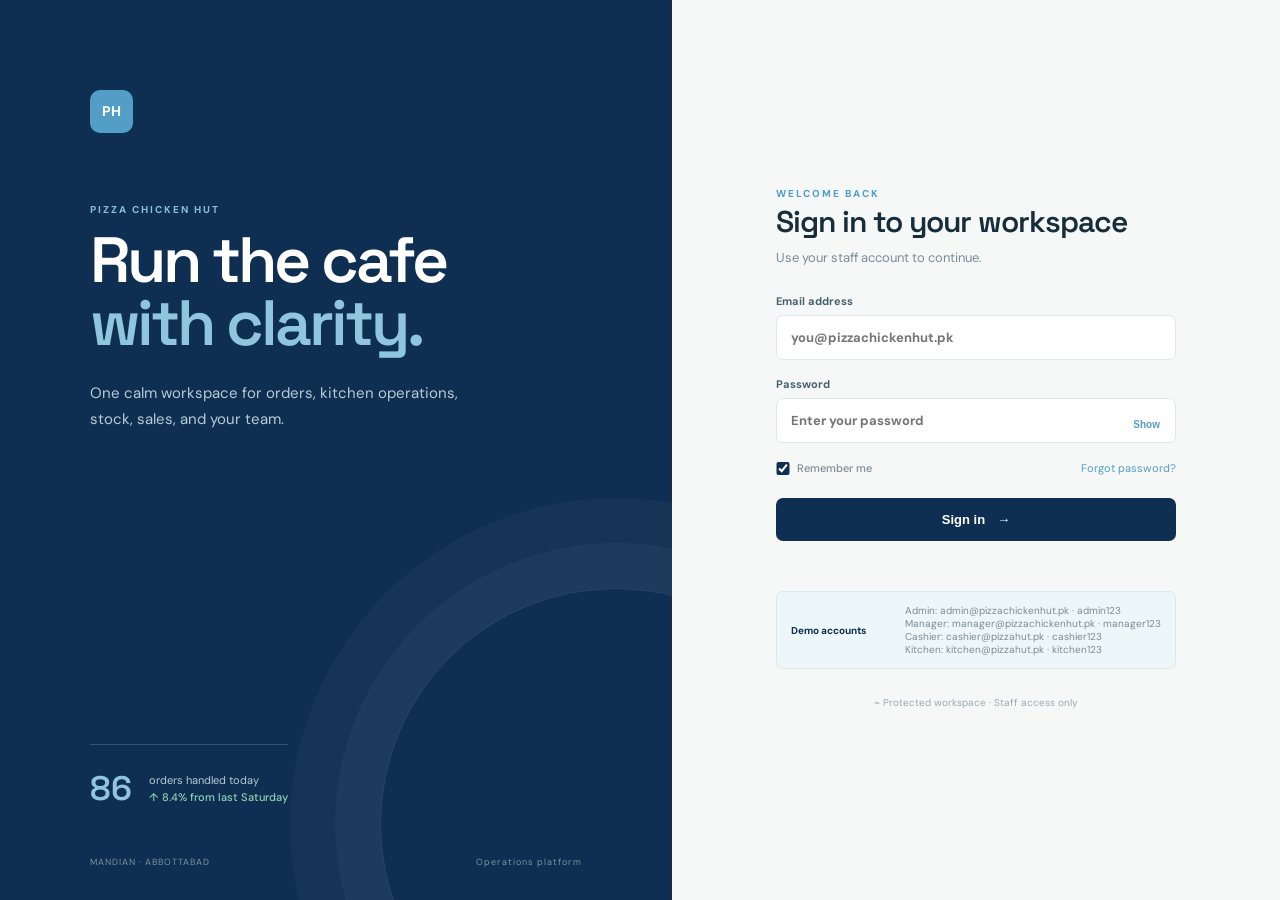
<file: index.html>
<!doctype html>
<html lang="en"><head><meta charset="UTF-8"><meta name="viewport" content="width=device-width,initial-scale=1"><title>Pizza Chicken Hut — Operations</title><link rel="preconnect" href="https://fonts.googleapis.com"><link rel="preconnect" href="https://fonts.gstatic.com" crossorigin><link href="https://fonts.googleapis.com/css2?family=DM+Sans:wght@400;500;600;700&family=Space+Grotesk:wght@500;600;700&display=swap" rel="stylesheet"><link rel="stylesheet" href="style.css?v=6"><script src="auth.js"></script></head>
<body><div class="app-shell">
<aside class="sidebar"><div class="dash-brand"><span>PH</span><div><b>Pizza Chicken Hut</b><small>Operations</small></div></div><div class="branch"><small>ACTIVE LOCATION</small><strong>Mandian · Abbottabad</strong><i>● Open</i></div><nav><p>WORKSPACE</p><a class="active" href="#overview" data-view="overview"><span>▦</span>Overview</a><a href="#orders" data-view="orders"><span>≡</span>Orders <em>8</em></a><a href="#menu" data-view="menu"><span>◫</span>Menu & deals</a><a href="#inventory" data-view="inventory"><span>◒</span>Inventory</a><a href="#kitchen" data-view="kitchen"><span>▤</span>Kitchen screen</a><a href="#pos" data-view="pos"><span>▣</span>POS checkout</a><a href="#tables" data-view="tables"><span>▦</span>Tables & reservations</a><p>BUSINESS</p><a href="#customers" data-view="customers"><span>◎</span>Customers</a><a href="#delivery" data-view="delivery"><span>↗</span>Delivery</a><a href="#staff" data-view="staff"><span>♙</span>Staff & permissions</a><a href="#reports" data-view="reports"><span>⌁</span>Reports</a><a href="#invoices" data-view="invoices"><span>▤</span>Invoices</a><a href="#shifts" data-view="shifts"><span>◷</span>Staff shifts</a><a href="#activity" data-view="activity"><span>◌</span>Activity log</a><a href="#suppliers" data-view="suppliers"><span>⌂</span>Suppliers</a><a href="#expenses" data-view="expenses"><span>₨</span>Expenses</a><a href="#loyalty" data-view="loyalty"><span>✦</span>Loyalty</a><a href="#analytics" data-view="analytics"><span>⌁</span>Advanced analytics</a><a href="#settings" data-view="settings"><span>⚙</span>Settings</a></nav><div class="sidebar-bottom"><div class="user-avatar">AK</div><div><b>Admin account</b><small>Owner access</small></div><button>···</button></div></aside>
<main class="main"><header class="dash-header"><div><button class="mobile-menu">☰</button><span class="date-label">SATURDAY, 04 OCTOBER 2026</span><h1>Good evening, Admin <span>✦</span></h1><p>Here is what is happening at the cafe today.</p></div><div class="header-actions"><button class="icon-btn">⌕</button><button class="icon-btn notification">♢<i></i></button><button class="profile">AK <span>⌄</span></button></div></header>
<section class="metric-grid" id="overview"><article class="metric primary"><div class="metric-top"><span>Today's revenue</span><b>↗ 12.8%</b></div><strong>Rs. 48,650</strong><small>Compared with Rs. 43,120 last Saturday</small><div class="sparkline"><i></i><i></i><i></i><i></i><i></i><i></i><i></i><i></i><i></i><i></i><i></i><i></i></div></article><article class="metric"><div class="metric-top"><span>Orders today</span><b class="green">↗ 8.4%</b></div><strong>86</strong><small>12 orders currently in progress</small><div class="metric-icon red">≡</div></article><article class="metric"><div class="metric-top"><span>Average order</span><b class="green">↗ 4.1%</b></div><strong>Rs. 566</strong><small>Best: Family Feast · Rs. 1,750</small><div class="metric-icon yellow">↗</div></article><article class="metric"><div class="metric-top"><span>Low stock items</span><b class="warning">Needs attention</b></div><strong>05</strong><small>Ingredients running below minimum</small><div class="metric-icon brown">!</div></article></section><section class="quick-actions"><div class="quick-heading"><span class="section-label">QUICK ACTIONS</span><small>Keep the floor moving</small></div><button data-go="pos" data-toast="POS checkout opened"><b>＋</b><span>New order<small>Walk-in or delivery</small></span></button><button data-go="pos" data-toast="POS checkout opened"><b>▣</b><span>Open POS<small>Counter checkout</small></span></button><button data-go="kitchen" data-toast="Kitchen screen opened"><b>▤</b><span>Kitchen view<small>Live preparation</small></span></button><button data-go="inventory" data-toast="Stock entry opened"><b>＋</b><span>Add stock<small>Update inventory</small></span></button><button data-go="tables" data-toast="Reservation form opened"><b>▦</b><span>Reservation<small>Book a table</small></span></button></section><section class="dashboard-grid"><article class="panel sales-panel"><div class="panel-heading"><div><span class="section-label">PERFORMANCE</span><h2>Revenue overview</h2></div><select><option>Last 7 days</option><option>Last 30 days</option></select></div><div class="chart"><div class="y-axis"><span>60k</span><span>40k</span><span>20k</span><span>0</span></div><div class="chart-area"><div class="gridline"></div><div class="gridline"></div><div class="gridline"></div><div class="gridline"></div><div class="bars"><div><i style="height:44%"></i><small>Mon</small></div><div><i style="height:62%"></i><small>Tue</small></div><div><i style="height:53%"></i><small>Wed</small></div><div><i style="height:71%"></i><small>Thu</small></div><div><i style="height:58%"></i><small>Fri</small></div><div><i class="today" style="height:87%"></i><small>Sat</small></div><div><i style="height:20%"></i><small>Sun</small></div></div></div></div><div class="chart-legend"><span><i class="legend-dot"></i>Revenue</span><b>Rs. 48,650 <small>today</small></b></div></article>
<article class="panel orders-panel" id="orders"><div class="panel-heading"><div><span class="section-label">LIVE QUEUE</span><h2>Recent orders <em>8 new</em></h2></div><a href="#orders">View all →</a></div><div class="order-list"><div class="order-row"><div class="order-id"><b>#1048</b><small>2 min ago · Delivery</small></div><div class="order-customer"><b>Hassan Ali</b><small>2 items · 1,750</small></div><span class="status preparing">Preparing</span><button>···</button></div><div class="order-row"><div class="order-id"><b>#1047</b><small>8 min ago · Pickup</small></div><div class="order-customer"><b>Maryam K.</b><small>4 items · 2,380</small></div><span class="status ready">Ready</span><button>···</button></div><div class="order-row"><div class="order-id"><b>#1046</b><small>12 min ago · Delivery</small></div><div class="order-customer"><b>Bilal Ahmed</b><small>3 items · 1,080</small></div><span class="status new">New</span><button>···</button></div><div class="order-row"><div class="order-id"><b>#1045</b><small>18 min ago · Pickup</small></div><div class="order-customer"><b>Fatima Noor</b><small>1 item · 650</small></div><span class="status completed">Completed</span><button>···</button></div></div></article>
<article class="panel popular-panel" id="menu"><div class="panel-heading"><div><span class="section-label">MENU INSIGHT</span><h2>Popular items</h2></div><a href="#menu">Manage menu →</a></div><div class="popular-list"><div class="popular-item"><span class="rank">01</span><div class="mini-food pizza">PZ</div><div><b>Family Feast</b><small>42 sold this week</small></div><strong>Rs. 73,500</strong></div><div class="popular-item"><span class="rank">02</span><div class="mini-food burger">BG</div><div><b>Zinger Party</b><small>31 sold this week</small></div><strong>Rs. 54,250</strong></div><div class="popular-item"><span class="rank">03</span><div class="mini-food chicken">CH</div><div><b>Pizza & Chicken</b><small>24 sold this week</small></div><strong>Rs. 67,200</strong></div></div></article>
<article class="panel stock-panel" id="inventory"><div class="panel-heading"><div><span class="section-label">INVENTORY</span><h2>Stock attention</h2></div><a href="#inventory">View inventory →</a></div><div class="stock-list"><div><div><b>Chicken fillet</b><small>Only 4.5 kg left</small></div><span><i style="width:22%"></i></span><strong>22%</strong></div><div><div><b>Mozzarella cheese</b><small>Only 6 kg left</small></div><span><i style="width:35%"></i></span><strong>35%</strong></div><div><div><b>Pizza flour</b><small>18 kg remaining</small></div><span><i class="safe" style="width:68%"></i></span><strong>68%</strong></div><div><div><b>500ml cold drinks</b><small>24 bottles left</small></div><span><i style="width:29%"></i></span><strong>29%</strong></div></div><button class="outline-btn">+ Create purchase order</button></article></section>
<section class="module-views">
 <div class="module-view" data-view="orders"><div class="module-head"><div><span class="section-label">ORDER MANAGEMENT</span><h2>All orders</h2></div><button class="primary-btn" data-toast="New order workspace opened">+ New order</button></div><div class="toolbar"><input class="table-search" placeholder="Search order or customer"><select><option>All statuses</option><option>New</option><option>Preparing</option><option>Ready</option><option>Completed</option></select><select><option>Today</option><option>This week</option></select></div><div class="data-table"><div class="table-row table-head"><b>Order</b><b>Customer</b><b>Channel</b><b>Total</b><b>Status</b><b>Action</b></div><div class="table-row"><b>#1048</b><span>Hassan Ali</span><span>Delivery</span><span>Rs. 1,750</span><span class="status preparing">Preparing</span><button class="row-action" data-toast="Order #1048 marked ready">Mark ready</button></div><div class="table-row"><b>#1047</b><span>Maryam K.</span><span>Pickup</span><span>Rs. 2,380</span><span class="status ready">Ready</span><button class="row-action" data-toast="Order #1047 completed">Complete</button></div><div class="table-row"><b>#1046</b><span>Bilal Ahmed</span><span>Delivery</span><span>Rs. 1,080</span><span class="status new">New</span><button class="row-action" data-toast="Order #1046 accepted">Accept</button></div><div class="table-row"><b>#1045</b><span>Fatima Noor</span><span>Pickup</span><span>Rs. 650</span><span class="status completed">Completed</span><button class="row-action" data-toast="Order receipt opened">Receipt</button></div></div></div>
 <div class="module-view" data-view="menu"><div class="module-head"><div><span class="section-label">CATALOGUE</span><h2>Menu & deals</h2></div><button class="primary-btn" data-toast="Product editor opened">+ Add item</button></div><div class="product-grid"><div class="product-card"><div class="product-mark pizza">PZ</div><div><b>Family Feast</b><small>Deal · Rs. 1,750</small></div><button data-toast="Family Feast editor opened">•••</button></div><div class="product-card"><div class="product-mark burger">BG</div><div><b>Zinger Party</b><small>Deal · Rs. 1,750</small></div><button data-toast="Zinger Party editor opened">•••</button></div><div class="product-card"><div class="product-mark chicken">CH</div><div><b>Chicken Shawarma</b><small>Chicken · Rs. 300</small></div><button data-toast="Chicken Shawarma editor opened">•••</button></div><div class="product-card"><div class="product-mark drink">DR</div><div><b>Cold Drink 500ml</b><small>Drinks · Rs. 120</small></div><button data-toast="Drink editor opened">•••</button></div></div></div>
 <div class="module-view" data-view="inventory"><div class="module-head"><div><span class="section-label">STOCK CONTROL</span><h2>Inventory</h2></div><button class="primary-btn" data-toast="Purchase order created">+ Purchase order</button></div><div class="inventory-table"><div class="table-row table-head"><b>Ingredient</b><b>Current stock</b><b>Minimum</b><b>Unit cost</b><b>Health</b></div><div class="table-row"><b>Chicken fillet</b><span>4.5 kg</span><span>10 kg</span><span>Rs. 780/kg</span><span class="stock-low">Low stock</span></div><div class="table-row"><b>Mozzarella cheese</b><span>6 kg</span><span>12 kg</span><span>Rs. 1,650/kg</span><span class="stock-low">Low stock</span></div><div class="table-row"><b>Pizza flour</b><span>18 kg</span><span>10 kg</span><span>Rs. 220/kg</span><span class="stock-good">Healthy</span></div></div></div>
 <div class="module-view" data-view="customers"><div class="module-head"><div><span class="section-label">RELATIONSHIPS</span><h2>Customers</h2></div><button class="primary-btn" data-toast="Customer form opened">+ Add customer</button></div><div class="customer-cards"><div><b>1,284</b><small>Total customers</small></div><div><b>326</b><small>Repeat customers</small></div><div><b>Rs. 4.2k</b><small>Average lifetime value</small></div></div><div class="data-table"><div class="table-row table-head"><b>Customer</b><b>Phone</b><b>Orders</b><b>Last order</b><b>Segment</b></div><div class="table-row"><b>Hassan Ali</b><span>03xx-8047809</span><span>18</span><span>Today</span><span class="customer-tag">Regular</span></div><div class="table-row"><b>Maryam Khan</b><span>03xx-413127</span><span>12</span><span>Today</span><span class="customer-tag">VIP</span></div></div></div>
 <div class="module-view" data-view="reports"><div class="module-head"><div><span class="section-label">BUSINESS INTELLIGENCE</span><h2>Reports</h2></div><button class="outline-btn" data-toast="Report exported successfully">Export report</button></div><div class="report-cards"><div><small>Gross sales</small><b>Rs. 312,480</b><span>+12.8% this month</span></div><div><small>Orders completed</small><b>542</b><span>+8.4% this month</span></div><div><small>Food cost</small><b>31.4%</b><span>Within target range</span></div><div><small>Customer rating</small><b>4.8 / 5</b><span>From 286 reviews</span></div></div></div>
 <div class="module-view" data-view="invoices"><div class="module-head"><div><span class="section-label">PAYMENTS & DOCUMENTS</span><h2>Invoices & receipts</h2></div><button class="primary-btn" data-toast="Invoice creator opened">+ Create invoice</button></div><div class="report-cards"><div><small>Paid today</small><b>Rs. 45,920</b><span>79 transactions</span></div><div><small>Cash</small><b>Rs. 28,450</b><span>62% of payments</span></div><div><small>Digital wallets</small><b>Rs. 11,600</b><span>JazzCash & Easypaisa</span></div><div><small>Pending</small><b>Rs. 2,730</b><span>5 unpaid orders</span></div></div><div class="data-table"><div class="table-row table-head"><b>Invoice</b><b>Order</b><b>Customer</b><b>Payment</b><b>Total</b><b>Action</b></div><div class="table-row"><b>INV-1048</b><span>#1048</span><span>Hassan Ali</span><span class="stock-good">Paid</span><span>Rs. 1,750</span><button class="row-action" data-toast="Receipt preview opened">View receipt</button></div><div class="table-row"><b>INV-1046</b><span>#1046</span><span>Bilal Ahmed</span><span class="stock-low">Pending</span><span>Rs. 1,080</span><button class="row-action" data-toast="Payment reminder sent">Remind</button></div></div></div>
 <div class="module-view" data-view="shifts"><div class="module-head"><div><span class="section-label">TEAM OPERATIONS</span><h2>Staff shifts & attendance</h2></div><button class="primary-btn" data-toast="New shift created">+ Schedule shift</button></div><div class="customer-cards"><div><b>07</b><small>Staff clocked in</small></div><div><b>02</b><small>Late arrivals</small></div><div><b>11:30 PM</b><small>Next closing shift</small></div></div><div class="data-table"><div class="table-row table-head"><b>Staff member</b><b>Role</b><b>Shift</b><b>Clock in</b><b>Clock out</b><b>Status</b></div><div class="table-row"><b>Saad Iqbal</b><span>Manager</span><span>12 PM — 10 PM</span><span>11:58 AM</span><span>—</span><span class="stock-good">Working</span></div><div class="table-row"><b>Hina Noor</b><span>Cashier</span><span>2 PM — 11 PM</span><span>1:57 PM</span><span>—</span><span class="stock-good">Working</span></div><div class="table-row"><b>Usman Raza</b><span>Kitchen</span><span>4 PM — 12 AM</span><span>4:12 PM</span><span>—</span><span class="stock-low">Late</span></div></div></div>
 <div class="module-view" data-view="activity"><div class="module-head"><div><span class="section-label">CONTROL & SECURITY</span><h2>Activity log</h2></div><button class="outline-btn" data-toast="Activity log exported">Export log</button></div><div class="activity-list"><div><i>AK</i><span><b>Ahmed Khan</b> changed the price of Family Feast<small>Today, 2:42 PM · Menu management</small></span></div><div><i>SI</i><span><b>Saad Iqbal</b> accepted order #1046<small>Today, 2:38 PM · Order management</small></span></div><div><i>HN</i><span><b>Hina Noor</b> completed payment for #1045<small>Today, 2:26 PM · POS checkout</small></span></div><div><i>UR</i><span><b>Usman Raza</b> marked mozzarella cheese as low stock<small>Today, 2:10 PM · Inventory</small></span></div></div></div>
 <div class="module-view" data-view="settings"><div class="module-head"><div><span class="section-label">CONTROL CENTRE</span><h2>Settings</h2></div><button class="primary-btn" data-toast="Settings saved">Save changes</button></div><div class="settings-form"><label>Business name<input value="Pizza Chicken Hut Cafe"></label><label>Branch location<input value="Mandian, Jinnah Road, Abbottabad"></label><label>Opening hours<input value="12:00 PM — 11:30 PM"></label><label>Minimum delivery order<input value="Rs. 1,000"></label></div></div>
 <div class="module-view" data-view="kitchen"><div class="module-head"><div><span class="section-label">KITCHEN DISPLAY</span><h2>Kitchen workflow</h2></div><span class="live-pill">● Live · 4 active</span></div><div class="kitchen-columns"><div><h3>New <em>2</em></h3><div class="ticket"><b>#1046 · Bilal Ahmed</b><small>12:32 PM · Delivery</small><strong>2× Zinger Burger<br>1× Medium Pizza</strong><button class="primary-btn" data-toast="Order accepted and moved to preparing">Accept order</button></div></div><div><h3>Preparing <em>2</em></h3><div class="ticket warm"><b>#1048 · Hassan Ali</b><small>12:28 PM · Delivery</small><strong>3× Small Pizza<br>1× 1L Drink</strong><button class="primary-btn" data-toast="Order marked ready">Mark ready</button></div></div><div><h3>Ready <em>1</em></h3><div class="ticket done"><b>#1047 · Maryam K.</b><small>Pickup · Counter 02</small><strong>Family Feast Deal</strong><button class="outline-btn" data-toast="Order handed to customer">Complete order</button></div></div></div></div>
 <div class="module-view" data-view="pos"><div class="module-head"><div><span class="section-label">POINT OF SALE</span><h2>Counter checkout</h2></div><span class="live-pill">Register 01 · Open</span></div><div class="pos-layout"><div class="pos-products"><div class="pos-tabs"><button class="active">Popular</button><button>Pizza</button><button>Chicken</button><button>Deals</button></div><div class="pos-grid"><button data-toast="Family Feast added"><b>PZ</b><span>Family Feast</span><small>Rs. 1,750</small></button><button data-toast="Zinger Party added"><b>BG</b><span>Zinger Party</span><small>Rs. 1,750</small></button><button data-toast="Medium Pizza added"><b>PZ</b><span>Medium Pizza</span><small>Rs. 1,080</small></button><button data-toast="Zinger Burger added"><b>BG</b><span>Zinger Burger</span><small>Rs. 450</small></button></div></div><div class="pos-cart"><span class="section-label">CURRENT SALE</span><h3>Walk-in customer</h3><div class="sale-line"><span>1 × Family Feast</span><b>Rs. 1,750</b></div><div class="sale-line"><span>1 × Cold Drink</span><b>Rs. 120</b></div><div class="sale-total"><span>Total</span><b>Rs. 1,870</b></div><button class="primary-btn" data-toast="Payment screen opened">Take payment · Rs. 1,870</button></div></div></div>
 <div class="module-view" data-view="tables"><div class="module-head"><div><span class="section-label">FLOOR MANAGEMENT</span><h2>Tables & reservations</h2></div><button class="primary-btn" data-toast="Reservation form opened">+ New reservation</button></div><div class="floor-summary"><span><i class="table-dot available"></i>Available · 06</span><span><i class="table-dot occupied"></i>Occupied · 04</span><span><i class="table-dot reserved"></i>Reserved · 02</span></div><div class="table-map"><div class="dining-table available"><b>T01</b><small>2 seats</small></div><div class="dining-table occupied"><b>T02</b><small>4 seats · 2 guests</small></div><div class="dining-table available"><b>T03</b><small>4 seats</small></div><div class="dining-table reserved"><b>T04</b><small>7:30 PM · Khan</small></div><div class="dining-table occupied"><b>T05</b><small>6 seats · 4 guests</small></div><div class="dining-table available"><b>T06</b><small>2 seats</small></div></div><div class="reservation-list"><b>Today's reservations</b><span>7:30 PM · Khan family · 4 guests · T04</span><span>8:15 PM · Ahmed group · 6 guests · T06</span></div></div>
 <div class="module-view" data-view="delivery"><div class="module-head"><div><span class="section-label">LAST-MILE OPERATIONS</span><h2>Delivery management</h2></div><button class="primary-btn" data-toast="Delivery assignment opened">Assign rider</button></div><div class="delivery-summary"><div><b>06</b><small>Out for delivery</small></div><div><b>03</b><small>Awaiting rider</small></div><div><b>28 min</b><small>Average delivery</small></div></div><div class="data-table"><div class="table-row table-head"><b>Order</b><b>Address</b><b>Rider</b><b>ETA</b><b>Status</b></div><div class="table-row"><b>#1048</b><span>Jinnah Road</span><span>Usman R.</span><span>18 min</span><span class="status preparing">On route</span></div><div class="table-row"><b>#1046</b><span>Supply Bazaar</span><span>Unassigned</span><span>—</span><span class="status new">Assign rider</span></div></div></div>
 <div class="module-view" data-view="staff"><div class="module-head"><div><span class="section-label">ACCESS CONTROL</span><h2>Staff & permissions</h2></div><button class="primary-btn" data-toast="Staff invitation created">+ Invite staff</button></div><div class="data-table"><div class="table-row table-head"><b>Team member</b><b>Role</b><b>Last active</b><b>Access</b><b>Status</b></div><div class="table-row"><b>Ahmed Khan</b><span>Owner</span><span>Just now</span><span>Everything</span><span class="stock-good">Active</span></div><div class="table-row"><b>Saad Iqbal</b><span>Manager</span><span>5 min ago</span><span>Orders, inventory</span><span class="stock-good">Active</span></div><div class="table-row"><b>Hina Noor</b><span>Cashier</span><span>12 min ago</span><span>POS only</span><span class="stock-good">Active</span></div></div></div>
 <div class="module-view" data-view="suppliers"><div class="module-head"><div><span class="section-label">PROCUREMENT</span><h2>Suppliers</h2></div><button class="primary-btn" data-toast="Supplier form opened">+ Add supplier</button></div><div class="supplier-grid"><div><b>Abbottabad Fresh Foods</b><small>Chicken · Active order Rs. 18,400</small><span>Next delivery: Tomorrow</span></div><div><b>Cheese & Flour Traders</b><small>Flour, cheese · Active order Rs. 12,650</small><span>Next delivery: Monday</span></div></div></div>
 <div class="module-view" data-view="expenses"><div class="module-head"><div><span class="section-label">FINANCE CONTROL</span><h2>Expenses</h2></div><button class="primary-btn" data-toast="Expense form opened">+ Record expense</button></div><div class="report-cards"><div><small>This month</small><b>Rs. 86,240</b><span>All expenses</span></div><div><small>Food supplies</small><b>Rs. 61,500</b><span>71% of total</span></div><div><small>Utilities</small><b>Rs. 12,600</b><span>Electricity & gas</span></div><div><small>Other</small><b>Rs. 12,140</b><span>Transport & repairs</span></div></div></div>
 <div class="module-view" data-view="loyalty"><div class="module-head"><div><span class="section-label">CUSTOMER RETENTION</span><h2>Loyalty programme</h2></div><button class="primary-btn" data-toast="Loyalty reward created">+ Create reward</button></div><div class="customer-cards"><div><b>326</b><small>Active members</small></div><div><b>4,820</b><small>Points redeemed</small></div><div><b>18%</b><small>Repeat-order uplift</small></div></div><div class="loyalty-box"><b>Current reward rule</b><span>Earn 1 point for every Rs. 100 spent · 100 points = Rs. 100 off</span><button class="outline-btn" data-toast="Reward rule editor opened">Edit rule</button></div></div>
 <div class="module-view" data-view="analytics"><div class="module-head"><div><span class="section-label">DECISION SUPPORT</span><h2>Advanced analytics</h2></div><select><option>October 2026</option><option>September 2026</option></select></div><div class="report-cards"><div><small>Peak ordering hour</small><b>8:00 PM</b><span>24% of daily orders</span></div><div><small>Best channel</small><b>Phone</b><span>42% of orders</span></div><div><small>Best category</small><b>Deals</b><span>Rs. 142,800 revenue</span></div><div><small>Repeat rate</small><b>38.6%</b><span>+5.2% vs last month</span></div></div><div class="insight-box"><b>Business insight</b><span>Deal orders perform strongest on Friday and Saturday evenings. Consider a weekend family promotion between 6 PM and 9 PM.</span></div></div>
</section>
</main></div><div class="toast" id="toast"></div><script src="app.js?v=6"></script></body></html>
</file>
<file: style.css>
:root{--ink:#241916;--brown:#4a251c;--muted:#877870;--cream:#f8f6f2;--paper:#fff;--line:#e9e2db;--red:#c8473e;--yellow:#e9b72e;--green:#3a8b67;--warn:#c77c36}*{box-sizing:border-box}html{scroll-behavior:smooth}body{margin:0;background:var(--cream);color:var(--ink);font-family:'DM Sans',sans-serif;font-size:14px}.app-shell{display:flex;min-height:100vh}.sidebar{width:245px;background:var(--brown);color:#fff;display:flex;flex-direction:column;padding:27px 17px;position:fixed;inset:0 auto 0 0}.dash-brand{display:flex;align-items:center;gap:10px;padding:0 11px 31px}.dash-brand>span{width:34px;height:34px;display:grid;place-items:center;border-radius:9px;background:var(--red);font-size:12px;font-weight:800}.dash-brand b,.dash-brand small{display:block}.dash-brand b{font-size:13px}.dash-brand small{font-size:10px;color:#cdbdb6;margin-top:3px}.branch{border:1px solid #765047;border-radius:9px;padding:12px;margin-bottom:28px}.branch small{font-size:9px;letter-spacing:1.3px;color:#bea69f;display:block}.branch strong{display:block;font-size:11px;margin:6px 0 7px}.branch i{font-style:normal;color:#9ed0b3;font-size:10px}.sidebar nav p{font-size:9px;letter-spacing:1.4px;color:#b59c94;margin:20px 12px 9px}.sidebar nav a{color:#e0d4cf;display:flex;align-items:center;gap:12px;padding:11px 12px;margin:3px 0;border-radius:7px;font-size:12px;text-decoration:none}.sidebar nav a span{width:16px;color:#bba49c;font-size:16px;text-align:center}.sidebar nav a.active,.sidebar nav a:hover{background:#684035;color:#fff}.sidebar nav a.active span{color:#f0bd3b}.sidebar nav em{font-style:normal;margin-left:auto;background:var(--red);font-size:10px;padding:3px 6px;border-radius:10px}.sidebar-bottom{margin-top:auto;border-top:1px solid #6a433b;padding:17px 6px 0;display:flex;align-items:center;gap:9px}.user-avatar,.profile{background:#dd9073;color:#fff;border-radius:50%;display:grid;place-items:center;font-size:10px;font-weight:700}.user-avatar{width:32px;height:32px}.sidebar-bottom b,.sidebar-bottom small{display:block}.sidebar-bottom b{font-size:11px}.sidebar-bottom small{font-size:10px;color:#bea69f;margin-top:3px}.sidebar-bottom button{margin-left:auto;background:none;color:#d9c5bd;font-size:17px}.main{margin-left:245px;width:calc(100% - 245px);max-width:1600px;padding:35px clamp(30px,4vw,65px) 55px}.dash-header{display:flex;justify-content:space-between;align-items:flex-start;margin-bottom:29px}.date-label,.section-label{font-size:9px;letter-spacing:1.7px;font-weight:800;color:var(--red)}h1{font:600 27px 'Space Grotesk',sans-serif;margin:9px 0 5px;letter-spacing:-.8px}h1 span{color:var(--yellow);font-size:16px} .dash-header p{color:var(--muted);font-size:12px;margin:0}.header-actions{display:flex;align-items:center;gap:11px}.icon-btn,.profile{border:1px solid var(--line);background:#fff;color:var(--muted);width:35px;height:35px;border-radius:8px;font-size:17px;position:relative}.notification i{position:absolute;width:6px;height:6px;background:var(--red);border:2px solid var(--cream);border-radius:50%;right:6px;top:5px}.profile{background:var(--brown);color:#fff;border:0;width:43px;border-radius:8px;font-size:11px}.profile span{font-size:12px;margin-left:3px;color:#d6c2ba}.mobile-menu{display:none}.metric-grid{display:grid;grid-template-columns:1.45fr repeat(3,1fr);gap:13px;margin-bottom:18px}.metric{background:var(--paper);border:1px solid var(--line);border-radius:10px;padding:18px 19px;position:relative;min-height:145px}.metric.primary{background:var(--brown);border-color:var(--brown);color:#fff}.metric-top{display:flex;justify-content:space-between;color:var(--muted);font-size:11px}.primary .metric-top{color:#cdb8b0}.metric-top b{color:var(--green);font-size:10px}.primary .metric-top b{color:#a3d3aa}.metric-top b.warning{color:var(--warn)}.metric>strong{display:block;font:600 29px 'Space Grotesk',sans-serif;margin:18px 0 7px;letter-spacing:-1px}.metric small{font-size:10px;color:var(--muted)}.primary small{color:#cdb8b0}.metric-icon{position:absolute;right:17px;bottom:16px;width:31px;height:31px;border-radius:8px;display:grid;place-items:center;font-weight:800;font-size:15px}.metric-icon.red{background:#fae5e2;color:var(--red)}.metric-icon.yellow{background:#fff3cf;color:#b67e06}.metric-icon.brown{background:#f1e6e0;color:var(--brown)}.sparkline{position:absolute;bottom:18px;right:19px;display:flex;align-items:end;gap:3px;height:28px}.sparkline i{width:4px;border-radius:4px;background:#b36d5f;display:block}.sparkline i:nth-child(1){height:30%}.sparkline i:nth-child(2){height:50%}.sparkline i:nth-child(3){height:40%}.sparkline i:nth-child(4){height:70%}.sparkline i:nth-child(5){height:48%}.sparkline i:nth-child(6){height:75%}.sparkline i:nth-child(7){height:62%}.sparkline i:nth-child(8){height:87%}.sparkline i:nth-child(9){height:60%}.sparkline i:nth-child(10){height:78%}.sparkline i:nth-child(11){height:92%}.sparkline i:nth-child(12){height:100%;background:var(--yellow)}.dashboard-grid{display:grid;grid-template-columns:1.3fr 1fr;gap:17px}.panel{background:var(--paper);border:1px solid var(--line);border-radius:10px;padding:21px}.panel-heading{display:flex;justify-content:space-between;align-items:start;margin-bottom:21px}.panel-heading h2{font:600 17px 'Space Grotesk',sans-serif;margin:7px 0 0;letter-spacing:-.4px}.panel-heading h2 em{font:500 9px 'DM Sans';color:var(--red);background:#fae5e2;padding:4px 7px;border-radius:10px;vertical-align:middle;margin-left:5px;font-style:normal}.panel-heading a{font-size:10px;color:var(--red);text-decoration:none;margin-top:6px}.panel-heading select{border:1px solid var(--line);background:#fff;border-radius:6px;padding:7px 9px;font:inherit;font-size:10px;color:var(--muted)}.chart{display:flex;height:180px}.y-axis{width:34px;display:flex;flex-direction:column;justify-content:space-between;color:#b4a8a1;font-size:9px;padding-bottom:21px}.chart-area{flex:1;position:relative}.gridline{height:1px;background:#eee8e3;position:relative;margin-bottom:43px}.gridline:first-child{margin-top:0}.bars{position:absolute;inset:0 5% 0 3%;display:flex;align-items:end;justify-content:space-around;gap:12px}.bars>div{height:100%;flex:1;display:flex;align-items:center;flex-direction:column;justify-content:end}.bars i{display:block;width:min(25px,70%);background:#e7cfc1;border-radius:5px 5px 2px 2px}.bars i.today{background:var(--red)}.bars small{font-size:9px;color:#a89a93;margin-top:9px}.chart-legend{border-top:1px solid var(--line);padding-top:15px;margin-top:3px;display:flex;justify-content:space-between;color:var(--muted);font-size:10px}.legend-dot{display:inline-block;width:7px;height:7px;background:var(--red);border-radius:50%;margin-right:6px}.chart-legend b{color:var(--ink);font-size:12px}.chart-legend b small{font-weight:400;color:var(--muted);margin-left:6px}.orders-panel{padding-bottom:7px}.order-list{margin:0 -21px}.order-row{display:grid;grid-template-columns:1.1fr 1.3fr .85fr 20px;align-items:center;gap:8px;padding:12px 21px;border-top:1px solid #f0ebe7}.order-row b{font-size:11px}.order-row small{display:block;color:var(--muted);font-size:9px;margin-top:4px}.order-customer b{font-weight:600}.order-row>button{background:none;color:#a59993;font-size:15px}.status{font-size:9px;padding:5px 7px;border-radius:5px;text-align:center}.status.preparing{color:#9a691b;background:#fff2ce}.status.ready{color:#397d5d;background:#e5f3eb}.status.new{color:#b84139;background:#fae5e2}.status.completed{color:#81756f;background:#f0ece9}.popular-list{display:flex;flex-direction:column;gap:14px}.popular-item{display:grid;grid-template-columns:22px 38px 1fr auto;gap:10px;align-items:center}.rank{font:600 10px 'Space Grotesk';color:#a69a93}.mini-food{width:38px;height:38px;border-radius:7px;display:grid;place-items:center;font-size:10px;font-weight:800;color:var(--brown)}.mini-food.pizza{background:#f0d6bc}.mini-food.burger{background:#e8c59f}.mini-food.chicken{background:#ecd8c3}.popular-item b,.popular-item small{display:block}.popular-item b{font-size:11px}.popular-item small{color:var(--muted);font-size:9px;margin-top:3px}.popular-item>strong{font-size:11px}.stock-list{display:flex;flex-direction:column;gap:14px}.stock-list>div>div{display:flex;justify-content:space-between;margin-bottom:7px}.stock-list b{font-size:11px}.stock-list small{font-size:9px;color:var(--muted)}.stock-list span{display:block;background:#f1ebe7;height:5px;border-radius:4px;margin-right:27px}.stock-list span i{display:block;height:100%;background:var(--red);border-radius:4px}.stock-list span i.safe{background:var(--green)}.stock-list>div{position:relative}.stock-list strong{position:absolute;right:0;bottom:0;font-size:9px;color:var(--muted)}.outline-btn{margin-top:19px;border:1px solid #d8c9c0;background:#fff;color:var(--brown);border-radius:6px;padding:9px 11px;font-size:10px;font-weight:700}
@media(max-width:1050px){.metric-grid{grid-template-columns:repeat(2,1fr)}.metric.primary{grid-column:span 2}.dashboard-grid{grid-template-columns:1fr}}@media(max-width:700px){.sidebar{transform:translateX(-100%);transition:.2s;z-index:5}.main{margin-left:0;width:100%;padding:24px 16px 35px}.dash-header{align-items:start}.mobile-menu{display:inline-block;background:none;margin-right:8px;font-size:18px}.dash-header h1{display:inline;font-size:22px}.header-actions{gap:5px}.icon-btn{display:none}.metric-grid{grid-template-columns:1fr 1fr;gap:9px}.metric.primary{grid-column:span 2}.metric{padding:14px;min-height:130px}.metric>strong{font-size:24px}.metric-icon{display:none}.panel{padding:17px 14px}.order-list{margin:0 -14px}.order-row{padding:11px 14px;grid-template-columns:1fr .8fr 68px 10px}.order-customer{display:none}.panel-heading h2{font-size:15px}.popular-item>strong{font-size:9px}.date-label{font-size:8px}}
/* Dashboard direction: calm mint operations workspace */
:root{--ink:#173d38;--brown:#20594f;--muted:#718581;--cream:#f5faf8;--paper:#fff;--line:#dfece8;--red:#2b9b83;--yellow:#e1b94d;--green:#319d78;--warn:#c77c36}
body{background:#f6faf9;color:var(--ink)}.sidebar{background:#eef7f4;color:var(--ink);border-right:1px solid #dcebe7}.dash-brand>span{background:#4db79e;color:#fff}.dash-brand small,.branch small,.sidebar nav p{color:#8aa19c}.branch{border-color:#d5e8e3}.branch i{color:#309a77}.sidebar nav a{color:#5e7772}.sidebar nav a span{color:#89a59e}.sidebar nav a.active,.sidebar nav a:hover{background:#d8f1e9;color:#176c5a}.sidebar nav a.active span{color:#258d75}.sidebar-bottom{border-top-color:#d6e7e3}.sidebar-bottom small{color:#8aa19c}.user-avatar{background:#a3d7ca;color:#176c5a}.metric.primary{background:#d9f1e9;border-color:#d9f1e9;color:#174c43}.primary .metric-top,.primary small{color:#568177}.primary .metric-top b{color:#278264}.sparkline i{background:#8acbb7}.sparkline i:nth-child(12){background:#329c7b}.metric-icon.red{background:#e1f4ef;color:#258d75}.status.new{color:#277e68;background:#e1f4ef}.chart-legend .legend-dot{background:#329c7b}.bars i{background:#b9dfd4}.bars i.today{background:#329c7b}.mini-food{color:#1d6558}.mini-food.pizza{background:#d9eee7}.mini-food.burger{background:#f1e7c8}.mini-food.chicken{background:#e7ded2}.outline-btn{border-color:#c4e0d8;color:#257761}
/* Operational modules */
.module-views{margin-top:18px}.module-view{display:none;background:var(--paper);border:1px solid var(--line);border-radius:10px;padding:24px}.module-view.active{display:block}.module-head{display:flex;justify-content:space-between;align-items:start;margin-bottom:22px}.module-head h2{font:600 22px 'Space Grotesk';margin:7px 0 0}.primary-btn{background:#329c7b;border:0;color:#fff;border-radius:6px;padding:10px 14px;font-size:11px;font-weight:700}.toolbar{display:flex;gap:10px;border-bottom:1px solid var(--line);padding-bottom:15px;margin-bottom:0}.toolbar input,.toolbar select,.settings-form input{border:1px solid var(--line);background:#fff;border-radius:6px;padding:10px;font:inherit;font-size:11px;color:var(--ink)}.table-search{min-width:240px}.data-table,.inventory-table{width:100%}.table-row{display:grid;grid-template-columns:1fr 1.3fr 1fr 1fr 1fr .8fr;gap:15px;align-items:center;border-bottom:1px solid #edf2f0;padding:15px 8px;font-size:11px;color:#627773}.table-row b{color:var(--ink)}.table-head{font-size:9px;text-transform:uppercase;letter-spacing:.8px;color:#8ca09b;padding:12px 8px}.row-action{background:#e1f4ef;color:#258d75;border:0;border-radius:4px;padding:6px;font-size:10px}.product-grid{display:grid;grid-template-columns:repeat(2,1fr);gap:12px}.product-card{border:1px solid var(--line);border-radius:8px;padding:14px;display:flex;align-items:center;gap:12px}.product-card>div:nth-child(2){flex:1}.product-card b,.product-card small{display:block}.product-card small{color:var(--muted);font-size:10px;margin-top:4px}.product-card>button{background:none;color:var(--muted)}.product-mark{width:42px;height:42px;display:grid;place-items:center;border-radius:8px;font-size:11px;font-weight:800;color:#21685a}.product-mark.pizza{background:#d9eee7}.product-mark.burger{background:#f1e7c8}.product-mark.chicken{background:#e7ded2}.product-mark.drink{background:#dce9ef}.stock-low,.customer-tag{color:#b97027;background:#fff1d8;border-radius:4px;padding:5px 7px;width:max-content;font-size:9px}.stock-good{color:#2c886a;background:#e1f4ef;border-radius:4px;padding:5px 7px;width:max-content;font-size:9px}.customer-cards,.report-cards{display:grid;grid-template-columns:repeat(3,1fr);gap:12px;margin-bottom:24px}.customer-cards>div,.report-cards>div{background:#f3faf8;border:1px solid #e0efeb;padding:17px;border-radius:8px}.customer-cards b,.customer-cards small,.report-cards b,.report-cards small,.report-cards span{display:block}.customer-cards b,.report-cards b{font:600 22px 'Space Grotesk';color:var(--ink)}.customer-cards small,.report-cards small,.report-cards span{font-size:10px;color:var(--muted);margin-top:5px}.report-cards{grid-template-columns:repeat(4,1fr)}.report-cards span{color:#2d9676}.settings-form{display:grid;grid-template-columns:1fr 1fr;gap:20px;max-width:700px}.settings-form label{font-size:11px;font-weight:700;color:var(--muted)}.settings-form input{display:block;width:100%;margin-top:7px}.toast{position:fixed;right:25px;bottom:25px;background:#20594f;color:#fff;padding:13px 17px;border-radius:7px;font-size:11px;opacity:0;transform:translateY(10px);transition:.2s;z-index:10}.toast.show{opacity:1;transform:none}
@media(max-width:700px){.module-view{padding:17px 13px}.toolbar{flex-wrap:wrap}.table-search{min-width:0;flex:1}.table-row{grid-template-columns:1fr 1fr 1fr;font-size:10px}.table-head{display:none}.table-row span:nth-child(3),.table-row span:nth-child(4){display:none}.table-row b:nth-child(1){font-size:11px}.product-grid,.customer-cards,.report-cards,.settings-form{grid-template-columns:1fr}.module-head h2{font-size:18px}}
.main.module-active #overview,.main.module-active>.dashboard-grid{display:none}.sidebar.mobile-open{transform:translateX(0)}
.live-pill{font-size:10px;color:#2c886a;background:#e1f4ef;padding:7px 10px;border-radius:5px}.kitchen-columns{display:grid;grid-template-columns:repeat(3,1fr);gap:14px}.kitchen-columns h3{font:600 13px 'Space Grotesk';margin:0 0 10px}.kitchen-columns h3 em{font:500 10px 'DM Sans';background:#e1f4ef;color:#2c886a;border-radius:10px;padding:3px 6px;font-style:normal}.ticket{background:#f7fbfa;border:1px solid #dfece8;border-left:3px solid #319d78;border-radius:7px;padding:15px;display:flex;flex-direction:column;gap:8px}.ticket.warm{border-left-color:#c77c36}.ticket.done{border-left-color:#8a9b96}.ticket b{font-size:11px}.ticket small,.ticket strong{font-size:10px;color:var(--muted);line-height:1.5}.ticket strong{color:var(--ink);font-weight:600}.pos-layout{display:grid;grid-template-columns:1.5fr 1fr;gap:18px}.pos-tabs{display:flex;gap:7px;margin-bottom:16px}.pos-tabs button{border:1px solid var(--line);background:#fff;border-radius:5px;padding:8px 11px;font-size:10px;color:var(--muted)}.pos-tabs button.active,.pos-tabs button:hover{background:#d9f1e9;color:#176c5a;border-color:#c4e0d8}.pos-grid{display:grid;grid-template-columns:repeat(2,1fr);gap:10px}.pos-grid button{border:1px solid var(--line);background:#fff;border-radius:7px;padding:14px;text-align:left;display:grid;grid-template-columns:38px 1fr;gap:3px 10px;align-items:center;color:var(--ink)}.pos-grid button b{grid-row:span 2;background:#d9eee7;border-radius:7px;width:38px;height:38px;display:grid;place-items:center;font-size:10px;color:#21685a}.pos-grid button span,.pos-grid button small{font-size:10px}.pos-grid button small{color:var(--muted)}.pos-cart{background:#f3faf8;border:1px solid #dfece8;border-radius:7px;padding:18px}.pos-cart h3{font:600 15px 'Space Grotesk';margin:7px 0 20px}.sale-line,.sale-total{display:flex;justify-content:space-between;border-bottom:1px solid #dcebe7;padding:11px 0;font-size:10px}.sale-total{border:0;font-size:13px;margin:6px 0 14px}.pos-cart .primary-btn{width:100%}.delivery-summary{display:grid;grid-template-columns:repeat(3,1fr);gap:12px;margin-bottom:20px}.delivery-summary>div{background:#f3faf8;border:1px solid #dfece8;border-radius:7px;padding:15px}.delivery-summary b,.delivery-summary small{display:block}.delivery-summary b{font:600 22px 'Space Grotesk'}.delivery-summary small{color:var(--muted);font-size:10px;margin-top:5px}.supplier-grid{display:grid;grid-template-columns:repeat(2,1fr);gap:14px}.supplier-grid>div,.loyalty-box,.insight-box{border:1px solid var(--line);padding:17px;border-radius:8px}.supplier-grid b,.supplier-grid small,.supplier-grid span{display:block}.supplier-grid small,.supplier-grid span,.loyalty-box span,.insight-box span{font-size:10px;color:var(--muted);margin-top:6px}.supplier-grid span{color:#2c886a}.loyalty-box{display:flex;align-items:center;gap:18px}.loyalty-box b{font-size:12px}.loyalty-box span{flex:1}.insight-box{background:#f3faf8;display:flex;flex-direction:column;gap:4px}.insight-box b{font-size:12px}.insight-box span{line-height:1.6}
@media(max-width:700px){.kitchen-columns,.pos-layout,.supplier-grid{grid-template-columns:1fr}.delivery-summary{grid-template-columns:1fr 1fr}.loyalty-box{display:block}.loyalty-box .outline-btn{margin-top:12px}}
/* DreamsPOS-inspired professional visual system */
:root{--ink:#1e2933;--brown:#0f2f52;--muted:#71808a;--cream:#f6f3f7;--paper:#fff;--line:#e2e6ea;--red:#529ec6;--yellow:#e5a14b;--green:#38a58a;--warn:#c77943}.sidebar{background:#0f2f52;color:#eaf4f7;border-right:0}.dash-brand>span{background:#529ec6}.dash-brand small,.branch small,.sidebar nav p,.sidebar-bottom small{color:#91adbb}.branch{border-color:#2b4f6f}.branch i{color:#8ed3ae}.sidebar nav a{color:#b9ced8}.sidebar nav a span{color:#83a5b6}.sidebar nav a.active,.sidebar nav a:hover{background:#245f99;color:#fff}.sidebar nav a.active span{color:#9ec4d7}.sidebar-bottom{border-top-color:#2b4f6f}.user-avatar{background:#9ec4d7;color:#0f2f52}.main{background:#f6f3f7}.metric.primary{background:#0f2f52;border-color:#0f2f52;color:#fff}.primary .metric-top,.primary small{color:#a9bfca}.primary .metric-top b{color:#8ed3ae}.metric{background:#fff}.metric-icon.red{background:#e1f0f7;color:#245f99}.metric-icon.yellow{background:#fff0dd;color:#aa6127}.status.new{color:#245f99;background:#e1f0f7}.status.preparing{color:#986025;background:#fff0dd}.status.ready{color:#287c66;background:#e1f4ef}.panel,.module-view{background:#fff;border-color:#e4e7ea}.bars i{background:#c9dce6}.bars i.today{background:#529ec6}.legend-dot{background:#529ec6!important}.primary-btn{background:#245f99}.mini-food.pizza,.product-mark.pizza{background:#dbeaf1}.mini-food.burger,.product-mark.burger{background:#f6e3c8}.mini-food.chicken,.product-mark.chicken{background:#e8ded8}.module-head h2,.panel-heading h2{color:#1e2933}.table-map{background:#f2f5f6;border:1px solid var(--line);border-radius:8px;min-height:280px;padding:28px;display:grid;grid-template-columns:repeat(3,1fr);gap:25px;align-items:center}.dining-table{height:83px;border-radius:50%;display:flex;flex-direction:column;align-items:center;justify-content:center;border:2px solid}.dining-table b{font:600 14px 'Space Grotesk'}.dining-table small{font-size:9px;margin-top:4px}.dining-table.available{background:#e8f5f1;border-color:#8fcdbd;color:#287c66}.dining-table.occupied{background:#e4eef6;border-color:#8cb4ce;color:#245f99}.dining-table.reserved{background:#fff1df;border-color:#ddb27d;color:#986025}.floor-summary{display:flex;gap:20px;margin-bottom:18px;color:var(--muted);font-size:10px}.table-dot{display:inline-block;width:8px;height:8px;border-radius:50%;margin-right:6px}.table-dot.available{background:#38a58a}.table-dot.occupied{background:#529ec6}.table-dot.reserved{background:#df9a45}.reservation-list{border:1px solid var(--line);padding:15px;margin-top:16px;display:flex;gap:20px;align-items:center;font-size:10px}.reservation-list span{color:var(--muted)}
@media(max-width:700px){.table-map{grid-template-columns:repeat(2,1fr);padding:18px;gap:15px}.reservation-list{display:block}.reservation-list span{display:block;margin-top:8px}}
.quick-actions{background:#fff;border:1px solid var(--line);border-radius:10px;padding:13px 15px;margin-bottom:18px;display:flex;align-items:center;gap:9px}.quick-heading{margin-right:auto;min-width:120px}.quick-heading small{display:block;color:var(--muted);font-size:9px;margin-top:5px}.quick-actions button{border:1px solid var(--line);background:#fff;border-radius:7px;padding:9px 11px;display:flex;align-items:center;gap:8px;text-align:left;color:var(--ink);cursor:pointer;transition:.15s}.quick-actions button:hover{border-color:#8cb4ce;background:#f2f8fa;transform:translateY(-1px)}.quick-actions button b{width:25px;height:25px;border-radius:6px;background:#e1f0f7;color:#245f99;display:grid;place-items:center;font-size:15px}.quick-actions button span{font-size:10px;font-weight:700}.quick-actions button small{display:block;font-size:8px;font-weight:400;color:var(--muted);margin-top:2px}@media(max-width:900px){.quick-actions{flex-wrap:wrap}.quick-heading{width:100%;flex:auto}.quick-actions button{flex:1;min-width:130px}}
.activity-list{display:flex;flex-direction:column}.activity-list>div{display:flex;align-items:center;gap:12px;border-bottom:1px solid var(--line);padding:15px 6px}.activity-list i{width:32px;height:32px;border-radius:50%;display:grid;place-items:center;background:#dbeaf1;color:#245f99;font-style:normal;font-size:10px;font-weight:700}.activity-list span{font-size:11px}.activity-list b{font-weight:700}.activity-list small{display:block;color:var(--muted);font-size:9px;margin-top:4px}
</file>
<file: login.css>
:root{--navy:#0f2f52;--blue:#529ec6;--ink:#172e3a;--muted:#7a8c95;--line:#dfe8eb;--paper:#fff;--bg:#f6f8f8}*{box-sizing:border-box}body{margin:0;background:var(--bg);color:var(--ink);font-family:'DM Sans',sans-serif}.login-shell{min-height:100vh;display:grid;grid-template-columns:1.05fr .95fr}.login-brand{background:var(--navy);color:#fff;padding:clamp(35px,7vw,100px);position:relative;overflow:hidden;display:flex;flex-direction:column}.login-brand:after{content:'';position:absolute;width:470px;height:470px;border:1px solid #ffffff1c;border-radius:50%;right:-180px;bottom:-160px;box-shadow:0 0 0 45px #ffffff09,0 0 0 90px #ffffff06}.login-logo,.mobile-logo{width:43px;height:43px;border-radius:10px;background:var(--blue);display:grid;place-items:center;font-weight:800;font-size:14px;letter-spacing:-.5px}.overline{font-size:10px;letter-spacing:2px;font-weight:800;margin:70px 0 13px;color:#88bdd5}.login-brand h1{font:600 clamp(42px,5vw,70px) 'Space Grotesk';letter-spacing:-3px;line-height:.99;margin:0}.login-brand h1 span{color:#8fc5dd}.brand-copy{color:#b7cbd5;font-size:15px;line-height:1.7;max-width:370px;margin-top:26px}.login-stat{display:flex;gap:17px;align-items:center;margin-top:auto;border-top:1px solid #ffffff2b;padding-top:22px;width:max-content}.login-stat strong{font:600 34px 'Space Grotesk';color:#8fc5dd}.login-stat span{color:#b7cbd5;font-size:11px;line-height:1.5}.login-stat b{color:#8fd1b3;font-weight:500}.brand-footer{position:absolute;bottom:32px;right:clamp(35px,7vw,100px);left:clamp(35px,7vw,100px);display:flex;justify-content:space-between;color:#7894a2;font-size:9px;letter-spacing:1px}.login-form-wrap{display:grid;place-items:center;padding:30px}.login-form{width:min(400px,100%)}.mobile-logo{display:none}.login-form .overline{color:#529ec6;margin:0 0 12px}.login-form h2{font:600 30px 'Space Grotesk';letter-spacing:-1px;margin:0 0 8px}.subcopy{color:var(--muted);font-size:13px;margin:0 0 28px}form label{display:block;font-size:11px;font-weight:700;margin:17px 0;color:#47616c}input{width:100%;border:1px solid var(--line);background:#fff;border-radius:7px;padding:13px 14px;font:inherit;font-size:13px;color:var(--ink);margin-top:7px}input:focus{outline:2px solid #b4d8e7;border-color:var(--blue)}.password-field{position:relative}.password-field input{padding-right:57px}.password-field button{position:absolute;right:10px;bottom:12px;border:0;background:none;color:var(--blue);font-size:10px;font-weight:700}.form-options{display:flex;justify-content:space-between;align-items:center;margin:18px 0 23px;font-size:11px}.remember{display:flex;align-items:center;gap:7px!important;margin:0!important}.remember input{width:14px;margin:0;padding:0;accent-color:var(--navy)}.remember span{font-weight:500;color:var(--muted)}.form-options a{color:var(--blue);text-decoration:none}.sign-in{width:100%;border:0;border-radius:7px;background:var(--navy);color:#fff;padding:14px;font-weight:700;font-size:13px;display:flex;justify-content:center;gap:12px;cursor:pointer}.sign-in:hover{background:#19476f}.demo-hint{background:#edf6f8;border:1px solid #d9eaee;border-radius:7px;padding:12px 14px;margin-top:25px;display:flex;justify-content:space-between;align-items:center;font-size:10px}.demo-hint b{color:var(--navy)}.demo-hint span{color:var(--muted)}.secure-note{text-align:center;font-size:10px;color:#9aa9af;margin-top:27px}.form-error{color:#c24d45;font-size:11px;min-height:15px;margin:10px 0 0}.form-error.success{color:#2b8a68}@media(max-width:760px){.login-shell{display:block}.login-brand{min-height:240px;padding:28px 24px}.login-brand .login-logo{width:38px;height:38px}.login-brand .overline,.login-brand h1{display:none}.brand-copy{font-size:12px;margin:14px 0 0;max-width:290px}.login-stat{margin-top:24px}.brand-footer{bottom:17px;left:24px;right:24px}.login-form-wrap{padding:38px 24px}.mobile-logo{display:grid;margin-bottom:30px}.login-form h2{font-size:26px}.login-brand:after{width:280px;height:280px}}
</file>
